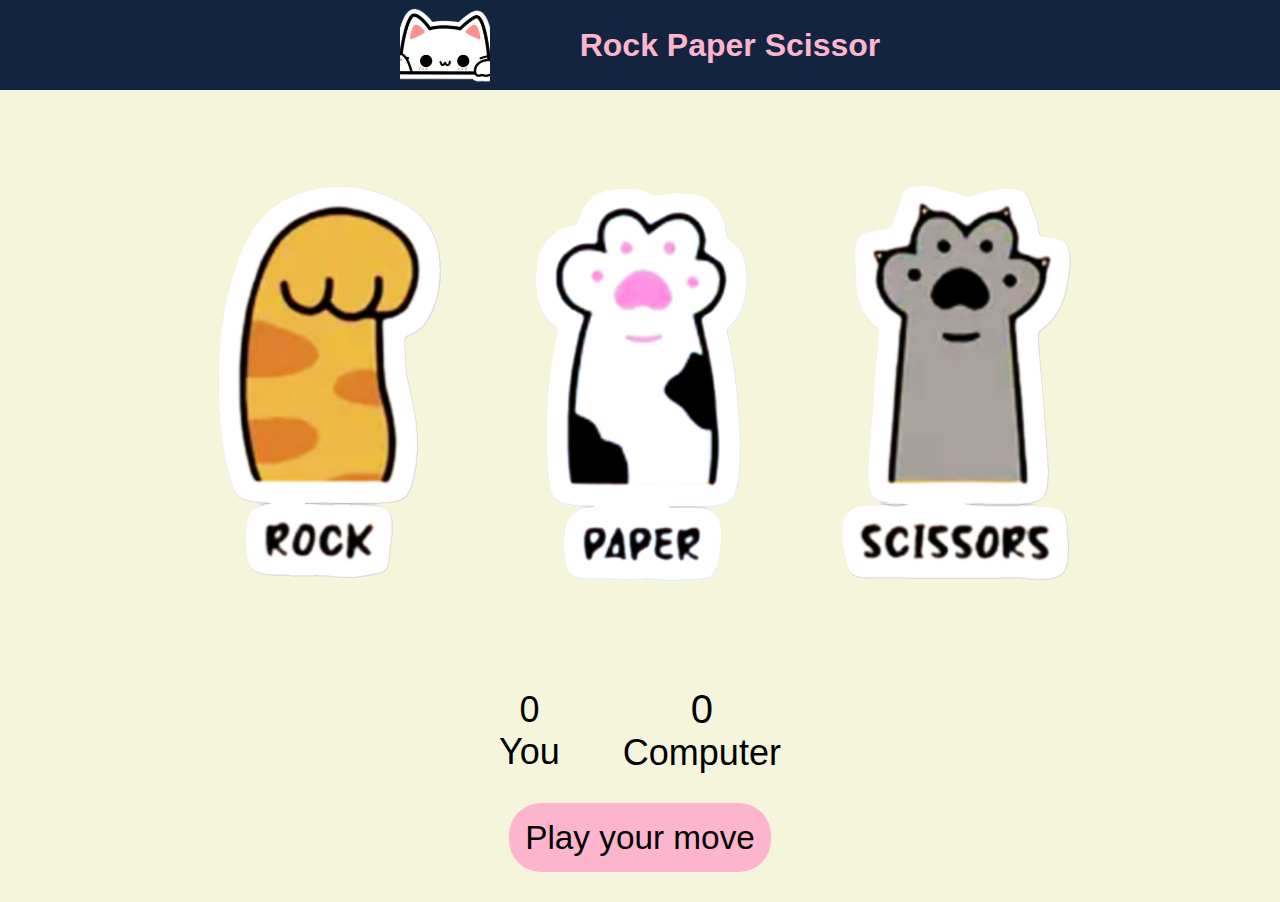
<file: rPS-Game/index.html>
<!DOCTYPE html>
<html lang="en">
<head>
    <meta charset="UTF-8">
    <meta name="viewport" content="width=device-width, initial-scale=1.0">
    <link rel ="stylesheet" href = "style.css">
    <title>Rock Paper Scissor</title>
</head>
<body>
    <div class = "head">
        <img id = "hello" src = "images/hello.png">
        <h1 >Rock Paper Scissor</h1>
    </div>
    <div class = "choices">
        <div class = "choice" id = "rock">
            <img src = "images/rock.png">
        </div>
        <div class = "choice" id = "paper">
            <img src = "images/Paper.png">
        </div>
        <div class = "choice" id = "scissor">
            <img src = "images/scissors.png"> 
        </div>
    </div>
    <div class = "score-board">
        <div class = "score">
        <p id = "user-score">0</p>
        <p>You</p></div>
        <div class="score">
        <p id = "comp-score">0</p>
        <p>Computer</p>
        </div>
    </div>
    <div class="msg-container">
        <p id = "msg">Play your move</p>
    </div>
    <script src="script.js"></script>
</body>
</html>
</file>
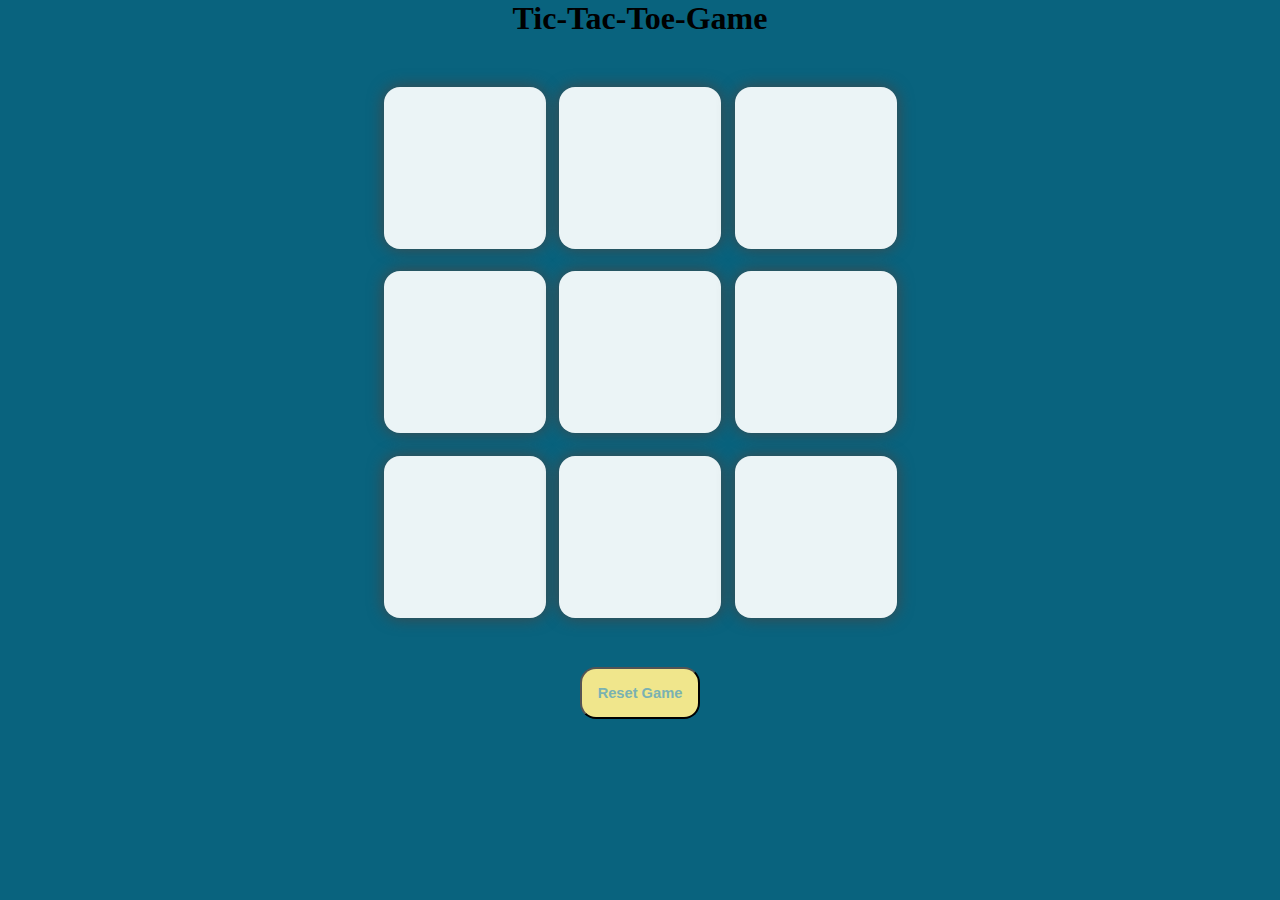
<file: tictactoe/index.html>
<!DOCTYPE html>
<html lang="en">
<head>
    <meta charset="UTF-8">
    <meta name="viewport" content="width=device-width, initial-scale=1.0">
    <title>Tic-Tac-Toe-Game</title>
    <link rel = "stylesheet" href = "./style.css"/>
</head>
<body>
    <div class = "msg-container hide">
        <p id="msg">Winner</p>
        <button id ="new-btn">New Game</button>
    </div>
    <main>
        <h1>Tic-Tac-Toe-Game</h1>
        <div class = "container">
        <div class = "game">
              <button class = "box"></button>
              <button class = "box"></button>
              <button class = "box"></button>
              <button class = "box"></button>
              <button class = "box"></button>
              <button class = "box"></button>
              <button class = "box"></button>
              <button class = "box"></button>
              <button class = "box"></button>
        </div></div>
        <button id = "reset-btn">Reset Game</button>
    </main>
    <script src = "ttt.js"></script>
</body>
</html>
</file>
<file: rPS-Game/style.css>
* {
    margin : 0;
    padding : 0;
    background-color: beige;
}

h1{
    font-family: 'Franklin Gothic Medium', 'Arial Narrow', Arial, sans-serif;
    text-align: center ;
    background-color: #132440;
    color: #FDB5CE;
    height : 4rem;
    line-height : 4rem;
}

.choice{
    height : 40 vmin;
    width : 50 vmin;
    /* border-radius: 50%;
    display :flex;
    align-items: center;
    justify-content: center; */
}
.choice:hover{
    background-color: #000000;
    cursor: pointer;
    opacity: .7;
}
#hello{
    height : 10vmin;
    width : 10vmin;
    object-fit: cover ;
    background-color: #132440;
}

.head{
    align-items: center;
    display :flex;
    flex-wrap : wrap;
    justify-content: center;
    gap : 10vmin;
    background-color: #132440;
}
img{
    height : 40 vmin;
    width : 50 vmin;
    object-fit: cover;
}
.choices{
    align-items: center;
    display :flex;
    flex-wrap : wrap;
    justify-content: center;
    gap : 10vmin;
    margin-top : 10vmin;
}

.score-board{
    font-size: 4vmin;
    align-items: center;
    text-align: center;
    display :flex;
    flex-wrap : wrap;
    justify-content: center;
    gap : 7vmin;
    margin-top : 10vmin;
    font-family:Arial, Helvetica, sans-serif ;
}
.msg-container{
    margin: 5vmin;
    align-items: center;
    text-align: center;
}

#msg{
    background-color: #FDB5CE;
    display : inline;
    font-size: 25pt;
    font-family:Arial, Helvetica, sans-serif ;
    border-radius : 2rem;
    padding : 1rem;
}
#your-score,
#comp-score{
    font-size: 30pt;
}
</file>
<file: tictactoe/style.css>
*{
    margin : 0 ;
    padding: 0 ; 
}

body{
    background-color:#09637E;
    text-align:center;
}
.container{
    height :70vh;
    display :flex;
    flex-wrap : wrap;
    justify-content: center;
    align-items: center; 
    
}

.game{
    height : 60vmin;
    width : 60vmin;
    display :flex;
    flex-wrap : wrap;
    justify-content: center;
    align-items: center; 
    gap : 1.5vmin;
}

.box{
    color: #088395;
    height: 18vmin ;
    width: 18vmin;
    border-radius: 1rem;
    border:none;
    box-shadow: 0 0 1rem rgb(70, 70, 70) ;
    font-size: 5vmin ;
    background-color:#EBF4F6;
}
#reset-btn{
    padding : 1rem;
    font-size : 11pt ;
    color : #7AB2B2;
    background-color:khaki;
    font-weight: bold;
    border-radius: 1rem;
}
#new-btn{
    padding : 1rem;
    font-size : 11pt ;
    color : #7AB2B2;
    background-color:khaki;
    font-weight: bold;
    border-radius: 1rem;
}

#msg{
    color : #7AB2B2;
    font-size : 5vmin;
}
.msg-container{
    height : 100vmin;
    display :flex;
    flex-wrap : wrap;
    justify-content: center;
    align-items: center; 
    flex-direction: column;
    gap : 4rem;
}

.hide{
    display :none
}
</file>
